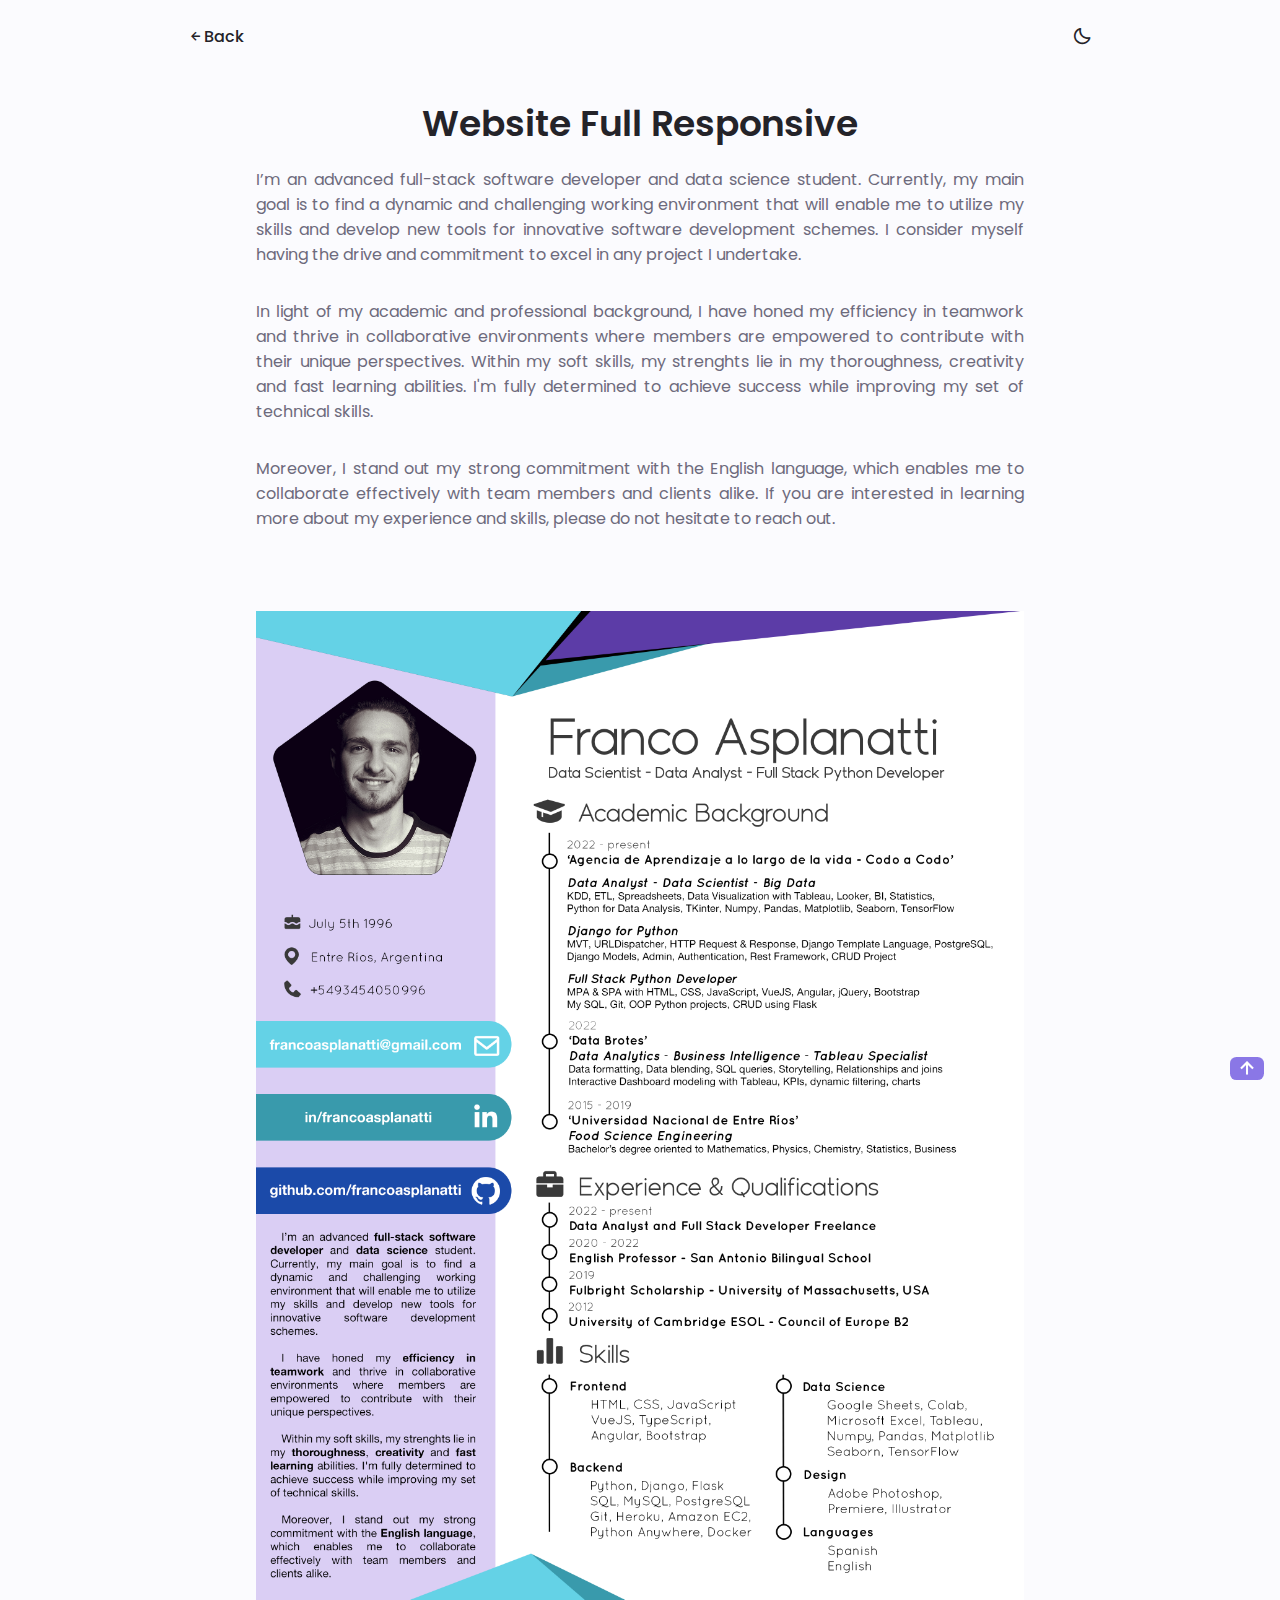
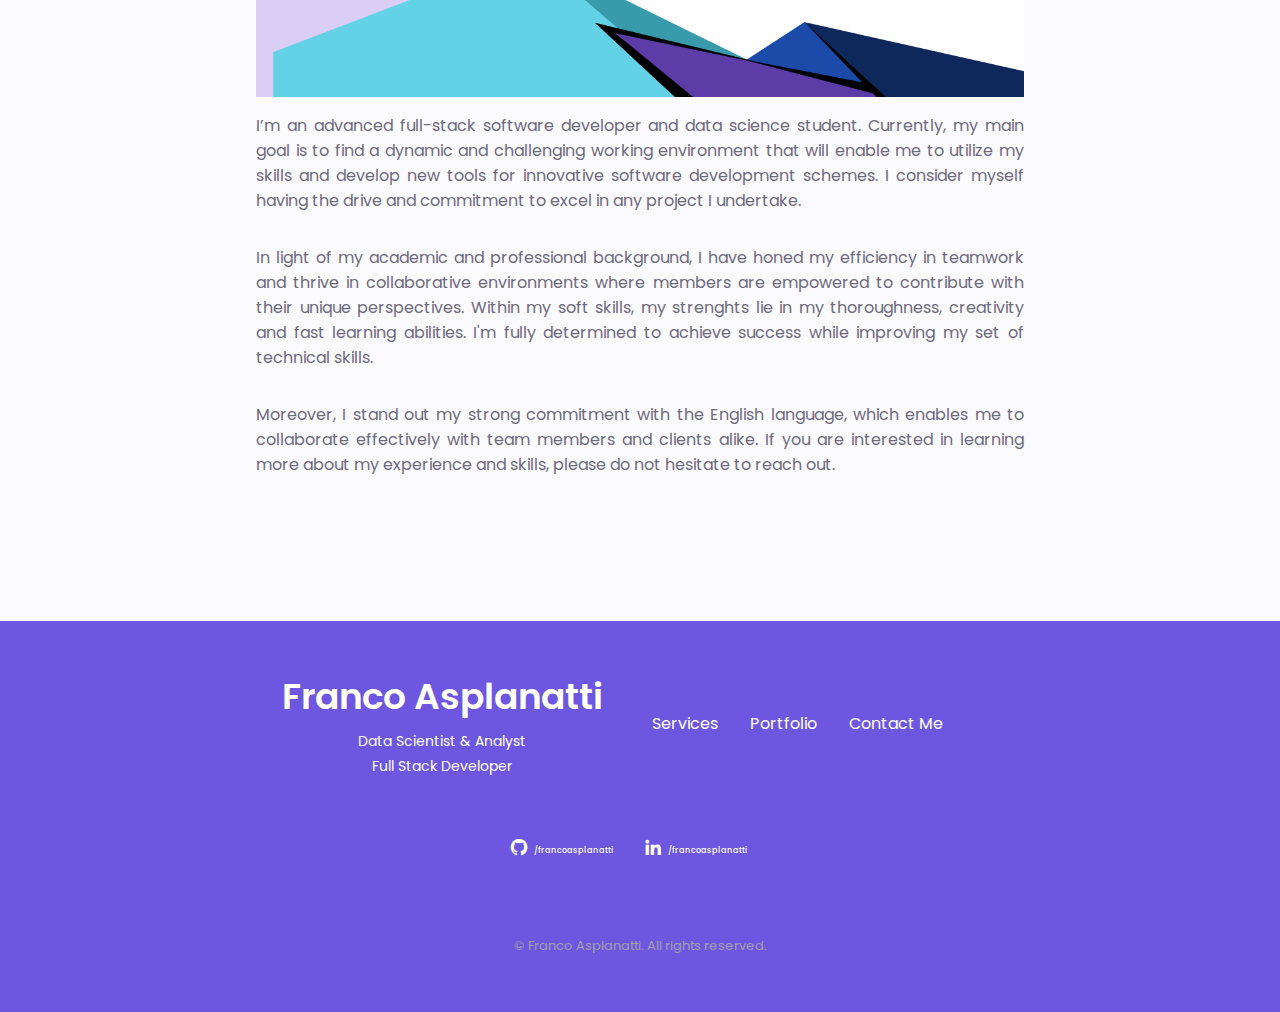
<file: assets/projects/project-1.html>
<!DOCTYPE html>
<html lang="en">
<head>
    <meta charset="UTF-8">
    <meta http-equiv="X-UA-Compatible" content="IE=edge">
    <meta name="viewport" content="width=device-width, initial-scale=1.0">

    <!-- Logo -->
    <link rel="icon" href="../img/logo.ico">

    <!-- Boxicons -->
    <link href='https://unpkg.com/boxicons@2.1.4/css/boxicons.min.css' rel='stylesheet'>

    <!-- Swiper CSS -->
    <link rel="stylesheet" href="../css/swiper-bundle.min.css">

    <!-- CSS -->
    <link rel="stylesheet" href="../css/style.css">

    <title>Portfolio</title>
</head>

<body>

    <!-- Header -->

    <header class="header" id="header">
        <nav class="nav container">
            <a href="../../index.html" class="nav__logo back__btn">
                <i class='bx bx-left-arrow-alt'></i>
                Back
            </a>

            <div class="nav__btns">

                <!-- Theme change button -->

                <i class='bx bx-moon change-theme' id="theme-button"></i>
            </div>
        </nav>
    </header>

    <!-- Main -->

    <main>
        <section class="projects section" id="projects">
            <h2 class="section__title">Website Full Responsive</h2>
            <span class="section__subtitle">
                <p id="section__subtitle__text">
                    I’m an advanced full-stack software developer and data science student. Currently, my main goal is to find a dynamic and challenging working environment that will enable me to utilize my skills and develop new tools for innovative software development schemes. I consider myself having the drive and commitment to excel in any project I undertake.
                </p>
                <p id="section__subtitle__text">
                    In light of my academic and professional background, I have honed my efficiency in teamwork and thrive in collaborative environments where members are empowered to contribute with their unique perspectives. Within my soft skills, my strenghts lie in my thoroughness, creativity and fast learning abilities. I'm fully determined to achieve success while improving my set of technical skills.
                </p>
                <p id="section__subtitle__text">
                    Moreover, I stand out my strong commitment with the English language, which enables me to collaborate effectively with team members and clients alike. If you are interested in learning more about my experience and skills, please do not hesitate to reach out.    
                </p>
            </span>

            <div class="projects__container">
                <img src="../img/CV.png" alt="project-1-1" class="projects__img">
            </div>

            <span class="section__subtitle">
                <p id="section__subtitle__text">
                    I’m an advanced full-stack software developer and data science student. Currently, my main goal is to find a dynamic and challenging working environment that will enable me to utilize my skills and develop new tools for innovative software development schemes. I consider myself having the drive and commitment to excel in any project I undertake.
                </p>
                <p id="section__subtitle__text">
                    In light of my academic and professional background, I have honed my efficiency in teamwork and thrive in collaborative environments where members are empowered to contribute with their unique perspectives. Within my soft skills, my strenghts lie in my thoroughness, creativity and fast learning abilities. I'm fully determined to achieve success while improving my set of technical skills.
                </p>
                <p id="section__subtitle__text">
                    Moreover, I stand out my strong commitment with the English language, which enables me to collaborate effectively with team members and clients alike. If you are interested in learning more about my experience and skills, please do not hesitate to reach out.    
                </p>
            </span>
        </section>
    </main>


    <!-- Footer -->

    <footer class="footer">
        <div class="footer__bg">
            <div class="footer__container container grid">
                <div>
                    <h1 class="footer__title">Franco Asplanatti</h1>
                    <span class="footer__subtitle">Data Scientist & Analyst <br> Full Stack Developer</span>
                </div>
                <ul class="footer__links">
                    <li>
                        <a href="#services" class="footer__link">Services</a>
                    </li>
                    <li>
                        <a href="#portfolio" class="footer__link">Portfolio</a>
                    </li>
                    <li>
                        <a href="https://mail.google.com/mail/u/0/?fs=1&to=francoasplanatti@gmail.com&su=I%20want%20to%20contact%20you!&body=Hi,%20Franco!&tf=cm" class="footer__link">Contact Me</a>
                    </li>
                </ul>
                <div class="footer__socials">
                    <a href="https://github.com/francoasplanatti" target="_blank" class="footer__social">
                        <i class='bx bxl-github'></i>
                        <p class="footer__social-user">/francoasplanatti</p>
                    </a>
                    <a href="https://www.linkedin.com/in/francoasplanatti" target="_blank" class="footer__social">
                        <i class='bx bxl-linkedin'></i>
                        <p class="footer__social-user">/francoasplanatti</p>
                    </a>
                </div>
            </div>
            <p class="footer__copy">&#169; Franco Asplanatti. All rights reserved.</p>
        </div>
    </footer>

    <!-- Scroll Top -->

    <a href="#" class="scrollup" id="scroll-up">
        <i class='bx bx-up-arrow-alt scrollup__icon'></i>
    </a>

    <!-- Swiper JS -->
    <script src="../js/swiper-bundle.min.js"></script>

    <!-- Main JS -->
    <script src="../js/main.js"></script>

</body>
</html>
</file>
<file: assets/css/style.css>
/* Google Fonts */
@import url('https://fonts.googleapis.com/css2?family=Poppins:wght@400;500;600&display=swap');

:root {
    --header-height: 3rem;

    /* Colors */
    /* Select from: 250 purple, 142 green, 230 blue */
    --hue-color: 250;

    /* HSL color mode */
    --first-color: hsl(var(--hue-color), 69%, 61%);
    --first-color-second: hsl(var(--hue-color), 69%, 61%);
    --first-color-alt: hsl(var(--hue-color), 57%, 53%);
    --first-color-lighter: hsl(var(--hue-color), 92%, 85%);
    --title-color: hsl(var(--hue-color), 8%, 15%);
    --text-color: hsl(var(--hue-color), 8%, 45%);
    --text-color-light: hsl(var(--hue-color), 8%, 65%);
    --input-color: hsl(var(--hue-color), 70%, 96%);
    --body-color: hsl(var(--hue-color), 60%, 99%);
    --container-color: #FFF;
    --scroll-bar-color: hsl(var(--hue-color), 12%, 90%);
    --scroll-thumb-color: hsl(var(--hue-color), 12%, 50%);

    /* Fonts and typography */
    --body-font: 'Poppins', sans-serif;

    --big-font-size: 2rem;
    --h1-font-size: 1.5rem;
    --h2-font-size: 1.25rem;
    --h3-font-size: 1.125rem;
    --normal-font-size: .938rem;
    --small-font-size: .813rem;
    --smaller-font-size: -75rem;

    /* Font weight */
    --font-medium: 500;
    --font-semi-bold: 600;

   /* Margin bottom */
    --mb-0-25: .25rem;
    --mb-0-5: .5rem;
    --mb-0-75: .75rem;
    --mb-1: 1rem;
    --mb-1-5: 1.5rem;
    --mb-2: 2rem;
    --mb-2-5: 2.5rem;
    --mb-3: 3rem;

    /* z index */
    --z-tooltip: 10;
    --z-fixed: 100;
    --z-modal: 1000;
}

    /* Font size for large devices */

@media screen and (min-width: 968px) {
    :root {
        --big-font-size: 3rem;
        --h1-font-size: 2.25rem;
        --h2-font-size: 1.5rem;
        --h3-font-size: 1.25rem;
        --normal-font-size: 1rem;
        --small-font-size: .875rem;
        --smaller-font-size: .813rem;
    }    
}

    /* Variables Dark Theme */

body.dark-theme{

        /* HSL color mode */

        --first-color-second: hsl(var(--hue-color), 30%, 8%);
        --title-color: hsl(var(--hue-color), 8%, 95%);
        --text-color: hsl(var(--hue-color), 8%, 75%);
        --input-color: hsl(var(--hue-color), 29%, 16%);
        --body-color: hsl(var(--hue-color), 28%, 12%);
        --container-color: hsl(var(--hue-color), 29%, 16%);
        --scroll-bar-color: hsl(var(--hue-color), 12%, 48%);
        --scroll-thumb-color: hsl(var(--hue-color), 12%, 26%);
}

    /* Button Dark/Light */

.nav__btns{
    display: flex;
    align-items: center;
}

.change-theme{
    font-size: 1.25rem;
    color: var(--title-color);
    margin-right: var(--mb-1);
    cursor: pointer;
}

.change-theme:hover{
    color: var(--first-color);
}

    /* Base design */

*{
    box-sizing: border-box;
    padding: 0;
    margin: 0;
}

html, body{
    max-width: 100%;
    overflow-x: hidden;
}

html{
    scroll-behavior: smooth;
}

body{
    margin: 0 0 var(--header-height) 0;
    font-family: var(--body-font);
    font-size: var(--normal-font-size);
    background-color: var(--body-color);
    color: var(--text-color);
    min-width: 100vw;
}

h1,h2,h3,h4{
    color: var(--title-color);
    font-weight: var(--font-semi-bold);
}

ul{
    list-style: none;
}

a{
    text-decoration: none;
}

img{
    max-width: 100%;
    height: auto;
}

    /* Reusable classes */

.section{
    padding: 2rem 0 4rem;
}

.section__title{
    font-size: var(--h1-font-size);
}

.section__subtitle{
    display: block;
    font-size: var(--small-font-size);
    margin-bottom: var(--mb-3);
}

#section__subtitle__text{
    display: block;
    font-size: var(--normal-font-size);
    text-align: justify;
    margin-left: 10rem;
    margin-right: 10rem;
    padding: 1rem;
}

.section__title,
.section__subtitle{
    text-align: center;
}

    /* Layout */

.container{
    max-width: 768px;
    margin-left: var(--mb-1-5);
    margin-right: var(--mb-1-5);
}

.grid{
    display: grid;
    gap: 1.5rem;
}

.header{
    width: 100%;
    position: fixed;
    bottom: 0;
    left: 0;
    z-index: var(--z-fixed);
    background-color: var(--body-color);
}

    /* Nav */

.nav{
    max-width: 968px;
    height: var(--header-height);
    display: flex;
    justify-content: space-between;
    align-items: center;
}

.nav__logo,
.nav__toggle{
    color: var(--title-color);
    font-weight: var(--font-medium);
}

.nav__logo:hover{
    color: var(--first-color);
}

.nav__toggle{
    font-size: 1.25rem;
    cursor: pointer;
}

.nav__toggle:hover{
    color: var(--first-color);
}

@media screen and (max-width: 767px) {
    .nav__menu{
        position: fixed;
        bottom: -100%;
        left: 0;
        width: 100%;
        background-color: var(--body-color);
        padding: 2rem 1.5rem 4rem;
        box-shadow: 0 -1px 4px rgba(0, 0, 0, .15);
        transition: .5s;
    }
}

.nav__list{
    grid-template-columns: repeat(3, 1fr);
    gap: 2rem;
}

.nav__link{
    display: flex;
    flex-direction: column;
    align-items: center;
    font-size: var(--small-font-size);
    color: var(--title-color);
    font-weight: var(--font-medium);
}

.nav__link:hover{
    color: var(--first-color);
}

.nav__item{
    display: flex;
    align-items: center;
}

.nav__icon{
    font-size: 1.2rem;
}

.nav__close{
    position: absolute;
    right: 1.3rem;
    bottom: .5rem;
    font-size: 1.5rem;
    cursor: pointer;
    color: var(--first-color);
}

.nav__close:hover{
    color: var(--first-color-alt);
}

.en{
    font-size: var(--small-font-size);
    color: var(--title-color);
    font-weight: var(--font-medium);
    padding-right: 5px;
}

.es{
    font-size: var(--small-font-size);
    color: var(--title-color);
    font-weight: var(--font-medium);
    padding-left: 5px;
}

.check{
    align-items: center;
    position: relative;
    width: 30px;
}

.check:before{
    content: '';
    position: absolute;
    width: 27px;
    height: 12px;
    background: var(--body-color);
    border-radius: 15px;
    border: 1.5px solid var(--first-color-lighter);
}

.check:after{
    content: '';
    position: absolute;
    width: 14px;
    height: 14px;
    background: var(--first-color);
    border-radius: 15px;
    transition: 0.25s;
    box-sizing: border-box;
}

.check:checked:after{
    left:15px;
}

.check:checked:before{
    background: var(--first-color-lighter);
}

    /* Show menu */

.show-menu{
    bottom: 0;
}

    /* Active link */

.active-link{
    color: var(--first-color);
}

    /* Change background header */

.scroll-header{
    box-shadow: 0 -1px 4px rgba(0, 0, 0, .15);
}

    /* Home */

.home__container{
    gap: 1rem;
}

.home__content{
    /* grid-template-columns: .5fr 3fr; */
    grid-template-columns: max-content;
    padding-top: 3.5rem;
    align-items: center;
}

.home__social{
    display: grid;
    grid-template-columns: max-content;
    row-gap: 1rem;
}
    
.home__social-icon{
    font-size: 2.25rem;
    color: var(--first-color);
}

.home__social-icon:hover{
    color: var(--first-color-alt);
}

.home__img{
    text-align: center;
}

.home__blob{
    zoom: 450%;
    width: max-content;
    fill: var(--first-color)
}
.home__blob-img{
    width: 57px;
}

.home__data{
    text-align: center;
    grid-column: 1/3;
}
    
.home__title{
    font-size: var(--big-font-size);
}

.home__subtitle{
    font-size: var(--h3-font-size);
    color: var(--text-color);
    font-weight: var(--font-medium);
    margin-bottom: var(--mb-0-75);
}

.home__description{
    margin-bottom: var(--mb-2);
}

.home__scroll{
    display: none;
}

.home__scroll-button{
    color:var(--first-color);
    transition: .3s;
}

.home__scroll-button:hover{
    transform: translateY(0.25rem);
}

.home__scroll-name{
    font-size: var(--small-font-size);
    color: var(--title-color);
    font-weight: var(--font-medium);
    margin-right: var(--mb-0-25);
}

.home__scroll-arrow{
    font-size: 1.25rem;
}

    /* Buttons */

.button{
    display: inline-block;
    background-color: var(--first-color);
    color: #FFF;
    padding: 1rem;
    border-radius: .5rem;
    font-weight: var(--font-medium);
}

.button:hover{
    background-color: var(--first-color-alt);
}

.button__icon{
    font-size: 1.25rem;
    margin-left: var(--mb-0-5);
    transition: .3s;
}

.button--white{
    background-color: var(--first-color-alt);
    color: #FFF;
}

.button--white:hover{
    background-color: var(--body-color);
    color: var(--first-color);
    transition: .3s;
}

.button--flex{
    display: inline-flex;
    align-items: center;
}

.button--small{
    padding: .75rem 1rem;
}

.button--link{
    padding: 0;
    background-color: transparent;
    color: var(--first-color);
}

.button--link:hover{
    background-color: transparent;
    color: var(--first-color-alt);
}

    /* About */

.about__img{
    width: 200px;
    border-radius: .5rem;
    justify-self: center;
    align-self: center;
}

.about__description{
    text-align: center;
    margin-bottom: var(--mb-2-5);
}

.about__info{
    display: flex;
    justify-content: space-evenly;
    margin-bottom: var(--mb-2-5);
}

.about__info-title{
    font-size: var(--h2-font-size);
    font-weight: var(--font-semi-bold);
    color: var(--title-color);
}

.about__info-name{
    font-size: var(--smaller-font-size)
}

.about__info-title,
.about__info-name{
    display: block;
    text-align: center;
}

.about__buttons{
    display: flex;
    justify-content: center;
}

    /* Skills */

.skills__container{
    row-gap: 0;
}

.skills__header{
    display: flex;
    align-items: center;
    margin-bottom: var(--mb-2-5);
    cursor: pointer;
}

.skills__icon,
.skills__arrow{
    font-size: 2rem;
    color: var(--first-color);
}

.skills__icon{
    margin-right: var(--mb-0-75);
}

.skills__title{
    font-size: var(--h3-font-size);
}

.skills__subtitle{
    font-size: var(--small-font-size);
    color: var(--text-color-light);
}

.skills__arrow{
    margin-left: auto;
    transition: .4s;
}

.skills__list{
    row-gap: 1.5rem;
    padding-left: 2.7rem;
}

.skills__title{
    display: flex;
    justify-content: space-between;
    margin-bottom: var(--mb-0-5);
}

.skills__name{
    font-size: var(--normal-font-size);
    font-weight: var(--font-medium);
}

.skills__bar,
.skills__percentage{
    height: 5px;
    border-radius: .25rem;
}

.skills__bar{
    background-color: var(--first-color-lighter);
}

.skills__percentage{
    display: block;
    background-color: var(--first-color);
}

.skills__90{
    width: 90%;
}
.skills__80{
    width: 80%;
}
.skills__70{
    width: 70%;
}

.skills__close .skills__list{
    height: 0;
    overflow: hidden;
}

.skills__open .skills__list{
    height: max-content;
    margin-bottom: var(--mb-2-5);
}

.skills__open .skills__arrow{
    transform: rotate(-180deg);
    transition: .4s;
}

    /* Qualifications */

.qualifications__tabs{
    display: flex;
    justify-content: space-evenly;
    margin-bottom: var(--mb-2);
}

.qualifications__button{
    font-size: var(--h3-font-size);
    font-weight: var(--font-medium);
    cursor: pointer;
}

.qualifications__button:hover{
    color: var(--first-color);
}

.qualifications__icon{
    font-size: 1.8rem;
    margin-right: var(--mb-0-25);
}

.qualifications__data{
    display: grid;
    grid-template-columns: 1fr max-content 1fr;
    column-gap: 1.5rem;
}

.qualifications__data-left{
    text-align: end;
}

.qualifications__title{
    font-size: var(--normal-font-size);
    font-weight: var(--font-medium);
}

.qualifications__subtitle{
    display: inline-block;
    font-size: var(--small-font-size);
}

.qualifications__calendar{
    font-size: var(--smaller-font-size);
    color: var(--text-color-light);
}

.qualifications__rounder{
    display: inline-block;
    width: 13px;
    height: 13px;
    background-color: var(--first-color);
    border-radius: 50%;
}

.qualifications__line{
    display: block;
    width: 1px;
    height: 100%;
    background-color: var(--first-color);
    transform: translate(6px, -7px);
}

.qualifications [data-content]{
    display: none;
}

.qualifications__active[data-content]{
    display: block;
}

.qualifications__button.qualifications__active{
    color: var(--first-color);

}

    /* Services */

.services__container{
    gap: 1.5rem;
    grid-template-columns: repeat(2, 1fr);
}

.services__content{
    position: relative;
    background-color: var(--container-color);
    padding: 3.5rem .5rem 1.25rem 1.5rem;
    border-radius: .25rem;
    box-shadow: 0 2px 4px rgba(0, 0, 0, .15);
    transition: .3s;
}

.services__content:hover{
    box-shadow: 0 4px 8px rgba(0, 0, 0, .25);
}

.services__icon{
    display: block;
    font-size: 1.5rem;
    color: var(--first-color);
    margin-bottom: var(--mb-1);
}

.services__title{
    font-size: var(--h3-font-size);
    margin-bottom: var(--mb-1);
    font-weight: var(--font-medium);
}

.services__button{
    cursor: pointer;
    font-size: var(--small-font-size);
}

/* .about__buttons:hover{
    transform: translateY(.15rem);
    transition: .3s;
} */

.services__modal{
    position: fixed;
    top: 0;
    left: 0;
    right: 0;
    bottom: 0;
    background-color: rgba(0, 0, 0, .5);
    display: flex;
    align-items: center;
    justify-content: center;
    padding: 0 1rem;
    z-index: var(--z-modal);
    opacity: 0;
    visibility: hidden;
    transition: .3s;
}

.services__modal-content{
    position: relative;
    background-color: var(--container-color);
    padding: 1.5rem;
    border-radius: .5rem;
}

.services__modal-services{
    row-gap: 1rem;
}

.services__modal-service{
    display: flex;
}

.services__modal-title{
    font-size: var(--h3-font-size);
    font-weight: var(--font-medium);
    margin-bottom: var(--mb-1-5);
}

.services__modal-close{
    position: absolute;
    top: 1rem;
    right: 1rem;
    font-size: 1.5rem;
    color: var(--first-color);
    cursor: pointer;
}

.services__modal-icon{
    color: var(--first-color);
    margin-right: var(--mb-0-25);
}

    /* Active modal */

.active-modal{
    opacity: 1;
    visibility: visible;
}
    /* Portfolio */

.portfolio__container{
    overflow: initial;
}

.portfolio__content{
    padding: 0 1.5rem;
}

.portfolio__img{
    width: 265px;
    border-radius: .5rem;
    justify-self: center;
}

.portfolio__title{
    font-size: var(--h3-font-size);
    margin-bottom: var(--mb-0-5);
}

.portfolio__description{
    margin-bottom: var(--mb-0-75);
}

.portfolio__button:hover .button__icon{
    transform: translateX(.25rem);
}

.projects__container{
    display: grid;
    margin: 0 3rem;
}

.projects__img {
    width: 100%;
    padding: 0 1rem;
    border-radius: .5rem;
    justify-self: center;
    align-self: center;
}

.back__btn{
    display: flex;
    justify-content: space-evenly;
    align-items: center;
}

.swiper-button-prev::after,
.swiper-button-next::after{
    content: '';
}

.swiper-portfolio-icon{
    font-size: 2rem;
    color: var(--first-color);
}

.swiper-button-prev{
    left: -.5rem;
}

.swiper-button-next{
    right: -.5rem;
}

.swiper-horizontal > .swiper-pagination-bullets{
    bottom: -2.5rem;
}

.swiper-pagination-bullets-active{
    background-color: var(--first-color);
}

.swiper-button-prev,
.swiper-button-next,
.swiper-pagination-bullets{
    outline: none;
}

    /* Project in mind */

.project{
    text-align: center;
}

.project__bg{
    background-color: var(--first-color-second);
    padding-top: 3rem;
}

.project__title{
    font-size: var(--h2-font-size);
    margin-bottom: var(--mb-0-75);
}

.project__description{
    margin-bottom: var(--mb-1-5);
}

.project__title,
.project__description{
    color: #FFF;
}

.project__img{
    width: 232px;
    justify-self: center;
}

    /* Testimonial */

.testimonial__data,
.testimonial__header{
    display: flex;
}

.testimonial__data{
    justify-content: space-between;
    margin-bottom: var(--mb-1);
}

.testimonial__img{
    width: 60px;
    height: 60px;
    border-radius: 50%;
    margin-right: var(--mb-0-75);
    object-fit: scale-down;
}

.testimonial__name{
    font-size: var(--h3-font-size);
    font-weight: var(--font-medium);
}

.testimonial__client{
    font-size: var(--small-font-size);
    color: var(--text-color-light);
}

.testimonial__description{
    margin-bottom: var(--mb-2-5);
}

.testimonial__icon-star{
    color: var(--first-color);
}

.swiper .swiper-pagination-testimonial{
    bottom: 0;
}
    /* Contact me */

.contact__container{
    row-gap: 3rem;
}

.contact__information{
    display: flex;
    margin-bottom: var(--mb-2);
}

.contact__icon{
    font-size: 2rem;
    color: var(--first-color);
    margin-right: var(--mb-0-75);
}

.contact__title{
    font-size: var(--h3-font-size);
    font-weight: var(--font-medium);
}

.contact__subtitle{
    font-size: var(--small-font-size);
    color: var(--text-color-light);
}

.contact__content{
    background-color: var(--input-color);
    border-radius: .5rem;
    padding: .75rem 1rem .25rem;
}

.contact__label{
    font-size: var(--smaller-font-size);
    color: var(--title-color);
}

.contact__input{
    width: 100%;
    background-color: var(--input-color);
    color: var(--text-color);
    font-family: var(--body-font);
    font-size: var(--normal-font-size);
    border: none;
    outline: none;
    padding: .25rem .5rem .5rem 0;
}

    /* Footer */

.footer{
    padding-top: 2rem;
}

.footer__container{
    row-gap: 3.5rem;
}

.footer__bg{
    background-color: var(--first-color-second);
    padding: 2rem 0 3rem;
}

.footer__title{
    font-size: var(--h1-font-size);
    margin-bottom: var(--mb-0-25);
}

.footer__subtitle{
    font-size: var(--small-font-size);
}

.footer__links{
    display: flex;
    flex-direction: column;
    row-gap: 1.5rem;
}

.footer__link:hover{
    color: var(--first-color-lighter);
}

.footer__socials{
    justify-self: center;
}

.footer__social{
    font-size: 1.25rem;
    margin-right: var(--mb-1-5);
}

.footer__social-user{
    font-weight: var(--font-medium);
    font-size: .5rem;
    display: inline-block;
    vertical-align: middle;
}

.footer__social:hover{
    color: var(--first-color-lighter);
}

.footer__copy{
    font-size: var(--smaller-font-size);
    text-align: center;
    color: var(--text-color-light);
    margin-top: var(--mb-3);
}

.footer__title,
.footer__subtitle,
.footer__link,
.footer__social{
    color: #FFF;
}

    /* Scroll up */

.scrollup{
    position: fixed;
    right: 1rem;
    bottom: -20%;
    height: 23px;
    background-color: var(--first-color);
    opacity: .8;
    padding: 0 .3rem;
    border-radius: .4rem;
    z-index: var(--z-tooltip);
    transition: .4s;
}

.scrollup:hover{
    background-color: var(--first-color-alt);
}

.scrollup__icon{
    font-size: 1.5rem;
    color: #FFF;
}

    /* Show scroll */

.show-scroll{
    bottom: 5rem;
}

    /* Scroll bar */
::-webkit-scrollbar{
    width: .60rem;
    background-color: var(--scroll-bar-color);
    border-radius: .5rem;
}

::-webkit-scrollbar-thumb{
    background-color: var(--scroll-thumb-color);
    border-radius: .5rem;
}

::-webkit-scrollbar-thumb:hover{
    background-color: var(--text-color-light);
}

    /* Media Queries */

    /* Small devices */

@media screen and (max-width: 480px) {
    .container{
        margin-left: var(--mb-1);
        margin-right: var(--mb-1);
    }

    .nav__menu{
        padding: 2rem .25rem 4rem;
    }

    .nav__list{
        column-gap: 0;
    }

    .section__subtitle{
        margin-bottom: var(--mb-1-5);
    }

    #section__subtitle__text{
        margin: 0 1rem;
    }

    .home__content{
        grid-template-columns: .25fr 3fr;
    }

    .home__social-icon{
        font-size: 1.5rem;
    }

    .home__blob{
        zoom: 300%;
        width: 100px;
    }

    .home__data{
        text-align: start;
    }

    .about__info-name{
        font-size: var(--small-font-size);
    }

    .skills__title{
        font-size: var(--normal-font-size);
    }

    .qualifications__data{
        gap: .5rem;
    }

    .services__container{
        grid-template-columns: max-content;
        justify-content: center;
    }

    .services__content{
        padding-right: 3.5rem;
    }

    .services__modal{
        padding: 0 .75rem;
    }
    
    .portfolio__data{
        text-align: center;
    }

    .portfolio__description{
        font-size: .75rem;
    }

    .project__img{
        width: 200px;
    }

    .projects__container{
        margin: 0 1rem;
    }

    .testimonial__data,
    .testimonial__header{
        flex-direction: column;
        align-items: center;
    }

    .testimonial__description{
        font-size: var(--small-font-size);
    }

    .testimonial__img{
        margin-right: 0;
        margin-bottom: var(--mb-0-25);
    }

    .testimonial__data,
    .testimonial__description{
        text-align: center;
    }

    .footer__container{
        padding-left: 3rem;
    }
}

    /* Medium devices */

@media screen and (min-width: 480px) {

    .section__subtitle{
        margin-bottom: var(--mb-1-5);
    }

    #section__subtitle__text{
        margin: 0 3rem;
    }

    .home__content{
        grid-template-columns: 1fr 250px 0.4fr;
    }

    .home__data{
        grid-column: initial;
    }

    .home__img{
        order: 1;
        justify-self: center;
    }

    .home__blob{
        zoom: 380%;
        width: 100px;
    }

    .about__container{
        grid-template: max-content 1fr;
        margin-left: .5rem;
    }

    .skills-grid{
        display: grid;
        grid-template-columns: 1fr 1fr;
        padding: 0 1rem;
        grid-gap: 40px;
    }

    .skills__list{
        padding-left: 0;
    }

    .qualifications__sections{
        display: grid;
        grid-template-columns: .6fr;
        justify-content: center;
    }

    .portfolio__container,
    .portfolio__content,
    .contact__container{
        grid-template-columns: 1fr 1fr;
    }

    .testimonial__data{
        justify-content:space-evenly;
    }

    .testimonial__description{
        text-align: center;
    }

    .footer__container{
        grid-template-columns: repeat(2, 1fr);
        text-align: center;
        align-items: center;
    }

    .footer__socials{
        grid-column: span 2;
    }
}

/* Large devices */

@media screen and (min-width: 768px) {
    .container{
        margin-left: auto;
        margin-right: auto;
    }

    body{
        margin: 0;
    }

    .section{
        padding: 6rem 0 2rem;
    }

    .section__subtitle{
        margin-bottom: 4rem;
    }

    #section__subtitle__text{
        margin: 0 5rem;
    }

    .header{
        top: 0;
        bottom: initial;
    }

    .header,
    .main,
    .footer__container{
        padding: 0;
    }

    .nav{
        height: calc(var(--header-height) + 1.5rem);
        column-gap: 1rem;
        padding: 0 2rem;
    }

    .nav__icon,
    .nav__close,
    .nav__toggle{
        display: none;
    }

    .nav__list{
        display: flex;
        column-gap: 2rem;
    }

    .nav__menu{
        margin-left: auto;
    }

    .change-theme{
        margin: 0;
    }

    .home__container{
        row-gap: 5rem;
    }

    .home__content{
        grid-template-columns: 1fr max-content 1fr;
        padding-top: 5.5rem;
        column-gap: 2.5rem;
    }

    .home__blob{
        zoom: 600%;
        width: 300px;
    }

    .home__scroll{
        display: block;
    }

    .home__scroll-button{
        margin-left: 3rem;
    }

    .about__container{
        column-gap: 5rem;
    }

    .about__img{
        width: 350px;
    }

    .about__info{
        justify-content: space-between;
    }

    .qualifications__tabs{
        justify-content: center;
    }

    .qualifications__button{
        margin: 0 var(--mb-1);
    }

    .services__container{
        grid-template-columns: repeat(2, 380px);
        justify-content: space-evenly;
    }

    .services__content{
        padding: 6rem 0 2rem 2.5rem;
    }

    .services__icon{
        font-size: 2.5rem;
    }

    .services__modal-content{
        width: 450px;
    }

    .portfolio__img{
        width: 320px;
    }

    .portfolio__content{
        align-items: center;
    }

    .project{
        text-align: initial;
    }

    .project__bg{
        background: none;
    }

    .project__container{
        background-color: var(--first-color-second);
        border-radius: 1rem;
        padding: 3rem 2.5rem 2rem;
        grid-template-columns: 1fr max-content;
        column-gap: 3rem;
    }

    .project__data{
        padding-top: .8rem;
    }

    .projects__container{
        margin: 0 5rem;
    }

    .footer__container{
        grid-template-columns: repeat(2, 1fr);
    }

    .footer__bg{
        padding: 3rem 0 3.5rem;
    }

    .footer__links{
        flex-direction: row;
        column-gap: 2rem;
    }

    .footer__copy{
        margin-top: 4.5rem;
    }
}

    /* Extra large devices */

@media screen and (min-width:1024px) {
    .header,
    .main,
    .footer__container{
        padding: 0;
    }

    .home__blob{
        width: 320px;
    }

    .home__social{
        transform: translateX(-6rem);
    }

    .services__container{
        grid-template-columns: repeat(2,238px);
    }

    .portfolio__content{
        column-gap: 5rem;
    }

    .projects__container{
        margin: 0 15rem;
    }

    .swiper-portfolio-icon{
        font-size: 3.5rem;
    }

    .swiper-button-prev{
        left: -3.5rem;
    }

    .swiper-button-next{
        right: -3.5rem;
    }

    .swiper-horizontal > .swiper-pagination-bullets{
        bottom: -4.5rem;
    }

    .contact__form{
        width: 660px;
    }

    .contact__inputs{
        grid-template-columns: repeat(6, 1fr);
    }

    .contact__information-box{
        width: max-content;
    }

    #section__subtitle__text{
        margin: 0 15rem;
    }

    #contact__content-subject{
        grid-column: span 2;
    }

    #contact__content-message{
        grid-column: span 6;
    }

    #button-send{
        grid-column: span 6;
        text-align: center;
    }
}
</file>
